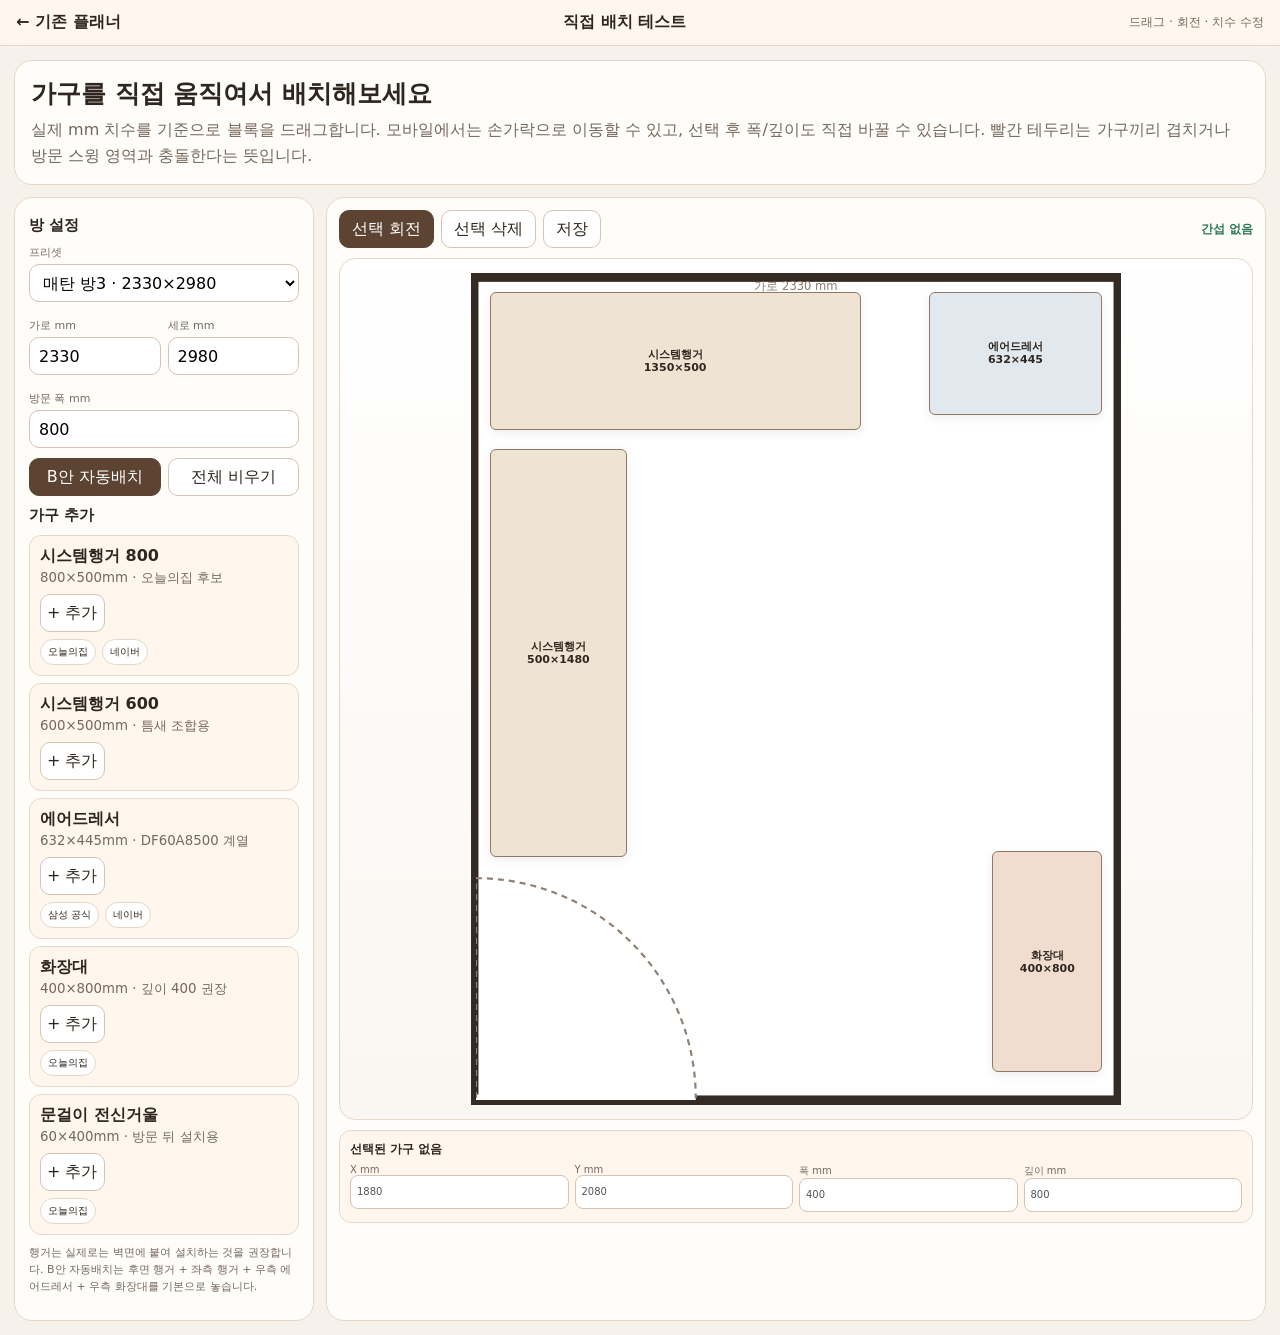
<file: layout.html>
<!doctype html>
<html lang="ko">
<head>
<meta charset="utf-8">
<meta name="viewport" content="width=device-width,initial-scale=1,viewport-fit=cover">
<meta name="theme-color" content="#f6f1ea">
<title>직접 배치 테스트 · 매탄 드레스룸</title>
<style>
:root{font-family:Inter,"Pretendard","Noto Sans KR",system-ui,sans-serif;--bg:#f6f1ea;--card:#fffdf9;--paper:#fff7ee;--line:#e6d8c9;--ink:#2f261f;--muted:#76685d;--accent:#5d4332;--green:#2c7955;--red:#b14f3c}*{box-sizing:border-box}body{margin:0;background:var(--bg);color:var(--ink);overflow-x:hidden}button,input,select{font:inherit;min-width:0}a{color:inherit}.top{position:sticky;top:0;z-index:30;display:flex;justify-content:space-between;align-items:center;gap:10px;padding:12px 16px;background:#fff8efee;border-bottom:1px solid var(--line);backdrop-filter:blur(10px)}.top a{text-decoration:none;font-weight:800}.top b{min-width:0;text-align:center;white-space:nowrap;overflow:hidden;text-overflow:ellipsis}.top span{font-size:12px;color:var(--muted)}main{max-width:1200px;margin:auto;padding:14px}.intro,.panel,.stage-card{background:var(--card);border:1px solid var(--line);border-radius:18px}.intro{padding:16px;margin-bottom:12px}.intro h1{margin:0 0 7px;font-size:25px}.intro p{margin:0;color:var(--muted);line-height:1.6;overflow-wrap:anywhere}.layout{display:grid;grid-template-columns:300px minmax(0,1fr);gap:12px}.panel{padding:14px;align-self:start;position:sticky;top:64px}.panel h2{font-size:15px;margin:4px 0 10px}.row{display:grid;grid-template-columns:minmax(0,1fr) minmax(0,1fr);gap:7px}.layout>*,.row>*,.buttons>*,.selected-grid>*,.item{min-width:0}.field{margin:8px 0}.field label{display:block;font-size:11px;color:var(--muted);margin-bottom:4px}.field input,.field select{width:100%;height:38px;border:1px solid #d6c3b1;border-radius:10px;background:#fff;padding:0 9px}.buttons{display:grid;grid-template-columns:1fr 1fr;gap:7px;margin:10px 0}.buttons button,.item button,.toolbar button{min-height:38px;min-width:0;white-space:normal;border:1px solid #d6c3b1;border-radius:10px;background:#fff;color:var(--ink);cursor:pointer}.buttons .primary,.toolbar .primary{background:var(--accent);color:#fff;border-color:var(--accent)}.palette{display:grid;gap:7px}.item{padding:10px;border:1px solid var(--line);border-radius:12px;background:var(--paper)}.item b,.item small{display:block}.item small{color:var(--muted);margin:2px 0 7px}.item .links{display:flex;gap:6px;flex-wrap:wrap;margin-top:7px}.item a{font-size:10px;padding:5px 7px;border:1px solid var(--line);border-radius:999px;text-decoration:none;background:#fff}.stage-card{padding:12px}.toolbar{display:flex;gap:7px;flex-wrap:wrap;align-items:center;margin-bottom:10px}.toolbar button{padding:0 12px}.status{margin-left:auto;font-size:12px;color:var(--muted)}.status.good{color:var(--green);font-weight:800}.status.bad{color:var(--red);font-weight:800}.room-wrap{display:flex;justify-content:center;overflow:hidden;background:linear-gradient(180deg,#fff,#faf6f1);border:1px solid var(--line);border-radius:16px;padding:14px;min-height:520px}.room{position:relative;width:min(100%,650px);background:#fff;border:5px solid #342b25;touch-action:none;user-select:none}.room svg{position:absolute;inset:0;width:100%;height:100%;pointer-events:none}.obj{position:absolute;border:1px solid #8f7a68;border-radius:6px;display:flex;align-items:center;justify-content:center;text-align:center;font-size:11px;font-weight:800;line-height:1.2;cursor:grab;touch-action:none;box-shadow:0 3px 10px #5a3f2816}.obj span{pointer-events:none}.obj.selected{outline:3px solid #5d433288;outline-offset:2px}.obj.collision{border-color:var(--red);box-shadow:0 0 0 2px #b14f3c33}.hanger{background:#efe3d4}.air{background:#e1e8ee}.vanity{background:#f1ddd0}.mirror{background:#f5f5f5}.selected-box{margin-top:10px;padding:10px;border:1px solid var(--line);border-radius:12px;background:var(--paper);font-size:12px}.selected-box strong{display:block;margin-bottom:6px}.selected-grid{display:grid;grid-template-columns:repeat(4,1fr);gap:6px}.selected-grid label{font-size:10px;color:var(--muted)}.selected-grid input{width:100%;height:34px;border:1px solid #d6c3b1;border-radius:8px;padding:0 6px;background:#fff}.help{font-size:11px;color:var(--muted);line-height:1.55;margin-top:9px}@media(max-width:760px){main{padding:9px}.layout{display:block}.panel{position:relative;top:auto;margin-bottom:9px}.intro h1{font-size:21px}.room-wrap{min-height:430px;padding:8px}.toolbar .status{width:100%;margin-left:0}.selected-grid{grid-template-columns:1fr 1fr}.top span{display:none}} 
</style>
<style>
html,body{width:100%;max-width:100%;overflow-x:hidden}
main,.intro,.layout,.panel,.stage-card,.room-wrap,.room,.palette,.item{min-width:0;max-width:100%}
@media(max-width:760px){
  main{width:100%;padding:8px}
  .layout{display:flex;flex-direction:column;width:100%;gap:8px}
  .intro,.panel,.stage-card{width:100%;max-width:100%;margin-left:0;margin-right:0}
  .panel{position:relative;top:auto}
  .row,.buttons{grid-template-columns:1fr}
  .top{width:100%;padding:10px 12px;overflow:hidden}
  .top a{flex:0 0 auto}
  .top b{flex:1;min-width:0;white-space:nowrap;overflow:hidden;text-overflow:ellipsis}
  .room-wrap{width:100%;padding:6px;overflow:hidden}
  .room{width:100%;max-width:100%}
  .selected-grid{grid-template-columns:1fr 1fr}
}
</style>
</head>
<body>
<header class="top"><a href="./index.html">← 기존 플래너</a><b>직접 배치 테스트</b><span>드래그 · 회전 · 치수 수정</span></header>
<main>
<section class="intro"><h1>가구를 직접 움직여서 배치해보세요</h1><p>실제 mm 치수를 기준으로 블록을 드래그합니다. 모바일에서는 손가락으로 이동할 수 있고, 선택 후 폭/깊이도 직접 바꿀 수 있습니다. 빨간 테두리는 가구끼리 겹치거나 방문 스윙 영역과 충돌한다는 뜻입니다.</p></section>
<div class="layout">
<aside class="panel">
<h2>방 설정</h2>
<div class="field"><label>프리셋</label><select id="preset"><option value="r3">매탄 방3 · 2330×2980</option><option value="r2">매탄 방2 · 2600×2980</option><option value="ref">참고 B안 · 2000×2620</option></select></div>
<div class="row"><div class="field"><label>가로 mm</label><input id="roomW" type="number" value="2330" step="10"></div><div class="field"><label>세로 mm</label><input id="roomD" type="number" value="2980" step="10"></div></div>
<div class="field"><label>방문 폭 mm</label><input id="doorW" type="number" value="800" step="10"></div>
<div class="buttons"><button class="primary" id="presetB">B안 자동배치</button><button id="clearAll">전체 비우기</button></div>
<h2>가구 추가</h2>
<div class="palette">
<div class="item"><b>시스템행거 800</b><small>800×500mm · 오늘의집 후보</small><button data-add="hanger" data-w="800" data-d="500">+ 추가</button><div class="links"><a target="_blank" rel="noopener" href="https://store.ohou.se/goods/3293565">오늘의집</a><a target="_blank" rel="noopener" href="https://search.shopping.naver.com/search/all?query=%ED%99%88%EB%8D%98%ED%8A%B8%ED%95%98%EC%9A%B0%EC%8A%A4%20%EC%8B%9C%EC%8A%A4%ED%85%9C%ED%96%89%EA%B1%B0%20800%20500%202100">네이버</a></div></div>
<div class="item"><b>시스템행거 600</b><small>600×500mm · 틈새 조합용</small><button data-add="hanger" data-w="600" data-d="500">+ 추가</button></div>
<div class="item"><b>에어드레서</b><small>632×445mm · DF60A8500 계열</small><button data-add="air" data-w="632" data-d="445">+ 추가</button><div class="links"><a target="_blank" rel="noopener" href="https://www.samsung.com/sec/airdresser/">삼성 공식</a><a target="_blank" rel="noopener" href="https://search.shopping.naver.com/search/all?query=DF60A8500WG">네이버</a></div></div>
<div class="item"><b>화장대</b><small>400×800mm · 깊이 400 권장</small><button data-add="vanity" data-w="400" data-d="800">+ 추가</button><div class="links"><a target="_blank" rel="noopener" href="https://store.ohou.se/goods/2519050">오늘의집</a></div></div>
<div class="item"><b>문걸이 전신거울</b><small>60×400mm · 방문 뒤 설치용</small><button data-add="mirror" data-w="60" data-d="400">+ 추가</button><div class="links"><a target="_blank" rel="noopener" href="https://store.ohou.se/goods/940535">오늘의집</a></div></div>
</div>
<p class="help">행거는 실제로는 벽면에 붙여 설치하는 것을 권장합니다. B안 자동배치는 후면 행거 + 좌측 행거 + 우측 에어드레서 + 우측 화장대를 기본으로 놓습니다.</p>
</aside>
<section class="stage-card">
<div class="toolbar"><button class="primary" id="rotate">선택 회전</button><button id="delete">선택 삭제</button><button id="save">저장</button><span id="status" class="status">배치 준비</span></div>
<div class="room-wrap"><div id="room" class="room"><svg id="overlay" aria-hidden="true"></svg></div></div>
<div class="selected-box"><strong id="selTitle">선택된 가구 없음</strong><div class="selected-grid"><label>X mm<input id="selX" type="number" step="10" disabled></label><label>Y mm<input id="selY" type="number" step="10" disabled></label><label>폭 mm<input id="selW" type="number" step="10" disabled></label><label>깊이 mm<input id="selD" type="number" step="10" disabled></label></div></div>
</section>
</div>
</main>
<script>
const $=q=>document.querySelector(q),room=$("#room"),overlay=$("#overlay");let items=[],selected=null,drag=null;
const names={hanger:"시스템행거",air:"에어드레서",vanity:"화장대",mirror:"전신거울"};
function roomState(){return {w:+$("#roomW").value,d:+$("#roomD").value,door:+$("#doorW").value}}
function setRoom(w,d,door){$("#roomW").value=w;$("#roomD").value=d;$("#doorW").value=door;render()}
function preset(v){if(v==="r3")setRoom(2330,2980,800);if(v==="r2")setRoom(2600,2980,800);if(v==="ref")setRoom(2000,2620,850)}
$("#preset").onchange=e=>preset(e.target.value);["#roomW","#roomD","#doorW"].forEach(id=>$(id).oninput=render);
function add(type,w,d,x=100,y=100){items.push({id:Date.now()+Math.random(),type,w:+w,d:+d,x:+x,y:+y});selected=items[items.length-1].id;render()}
document.querySelectorAll("[data-add]").forEach(b=>b.onclick=()=>add(b.dataset.add,b.dataset.w,b.dataset.d));
function bLayout(){items=[];const r=roomState(),backW=Math.min(1350,Math.max(800,r.w-760));add("hanger",backW,500,50,50);add("hanger",500,Math.min(1480,r.d-1250),50,620);add("air",632,445,r.w-682,50);add("vanity",400,800,r.w-450,r.d-900);selected=null;render()}
$("#presetB").onclick=bLayout;$("#clearAll").onclick=()=>{items=[];selected=null;render()};$("#rotate").onclick=()=>{const a=items.find(i=>i.id===selected);if(a){[a.w,a.d]=[a.d,a.w];clamp(a);render()}};$("#delete").onclick=()=>{items=items.filter(i=>i.id!==selected);selected=null;render()};$("#save").onclick=()=>{localStorage.setItem("maetanFreeLayout",JSON.stringify({room:roomState(),items}));$("#status").textContent="저장됨"};
function clamp(a){const r=roomState();a.x=Math.max(0,Math.min(a.x,r.w-a.w));a.y=Math.max(0,Math.min(a.y,r.d-a.d))}
function rectHit(a,b){return a.x<b.x+b.w&&a.x+a.w>b.x&&a.y<b.y+b.d&&a.y+a.d>b.y}
function doorHit(a){const r=roomState(),door={x:0,y:r.d-r.door,w:r.door,d:r.door};return rectHit(a,door)}
function collisions(){const bad=new Set();for(let i=0;i<items.length;i++){if(doorHit(items[i]))bad.add(items[i].id);for(let j=i+1;j<items.length;j++)if(rectHit(items[i],items[j])){bad.add(items[i].id);bad.add(items[j].id)}}return bad}
function drawOverlay(){const r=roomState();overlay.setAttribute("viewBox","0 0 "+r.w+" "+r.d);overlay.innerHTML='<rect x="0" y="0" width="'+r.w+'" height="'+r.d+'" fill="none" stroke="#342b25" stroke-width="18"/><line x1="0" y1="'+r.d+'" x2="'+r.door+'" y2="'+r.d+'" stroke="#fff" stroke-width="25"/><path d="M 0 '+r.d+' L 0 '+(r.d-r.door)+' A '+r.door+' '+r.door+' 0 0 1 '+r.door+' '+r.d+'" fill="none" stroke="#8f8175" stroke-width="8" stroke-dasharray="22 18"/><text x="'+(r.w/2)+'" y="38" text-anchor="middle" font-size="42" fill="#8d7f73">가로 '+r.w+' mm</text>'}
function render(){const r=roomState();room.style.aspectRatio=r.w+"/"+r.d;drawOverlay();room.querySelectorAll(".obj").forEach(n=>n.remove());const bad=collisions();items.forEach(a=>{clamp(a);const el=document.createElement("div");el.className="obj "+a.type+(selected===a.id?" selected":"")+(bad.has(a.id)?" collision":"");el.dataset.id=a.id;el.style.left=(a.x/r.w*100)+"%";el.style.top=(a.y/r.d*100)+"%";el.style.width=(a.w/r.w*100)+"%";el.style.height=(a.d/r.d*100)+"%";el.innerHTML="<span>"+names[a.type]+"<br>"+a.w+"×"+a.d+"</span>";el.onpointerdown=startDrag;el.onclick=()=>{selected=a.id;render()};room.appendChild(el)});const s=items.find(i=>i.id===selected);["#selX","#selY","#selW","#selD"].forEach(id=>$(id).disabled=!s);$("#selTitle").textContent=s?names[s.type]+" 선택":"선택된 가구 없음";if(s){$("#selX").value=Math.round(s.x);$("#selY").value=Math.round(s.y);$("#selW").value=s.w;$("#selD").value=s.d}const st=$("#status");if(bad.size){st.className="status bad";st.textContent="간섭 "+bad.size+"개"}else{st.className="status good";st.textContent="간섭 없음"}}
function startDrag(e){e.preventDefault();const id=+e.currentTarget.dataset.id,a=items.find(i=>i.id===id);selected=id;const rect=room.getBoundingClientRect(),r=roomState();drag={id,startX:e.clientX,startY:e.clientY,x:a.x,y:a.y,sx:r.w/rect.width,sy:r.d/rect.height};e.currentTarget.setPointerCapture(e.pointerId);e.currentTarget.onpointermove=moveDrag;e.currentTarget.onpointerup=endDrag;render()}
function moveDrag(e){if(!drag)return;const a=items.find(i=>i.id===drag.id);a.x=Math.round((drag.x+(e.clientX-drag.startX)*drag.sx)/10)*10;a.y=Math.round((drag.y+(e.clientY-drag.startY)*drag.sy)/10)*10;clamp(a);render()}
function endDrag(e){drag=null;e.currentTarget.onpointermove=null;e.currentTarget.onpointerup=null;render()}
[["#selX","x"],["#selY","y"],["#selW","w"],["#selD","d"]].forEach(([id,key])=>$(id).onchange=e=>{const a=items.find(i=>i.id===selected);if(a){a[key]=Math.max(key==="w"||key==="d"?50:0,+e.target.value);clamp(a);render()}});
try{const saved=JSON.parse(localStorage.getItem("maetanFreeLayout"));if(saved){setRoom(saved.room.w,saved.room.d,saved.room.door);items=saved.items||[];render()}else bLayout()}catch(e){bLayout()}
</script>
</body>
</html>
</file>
